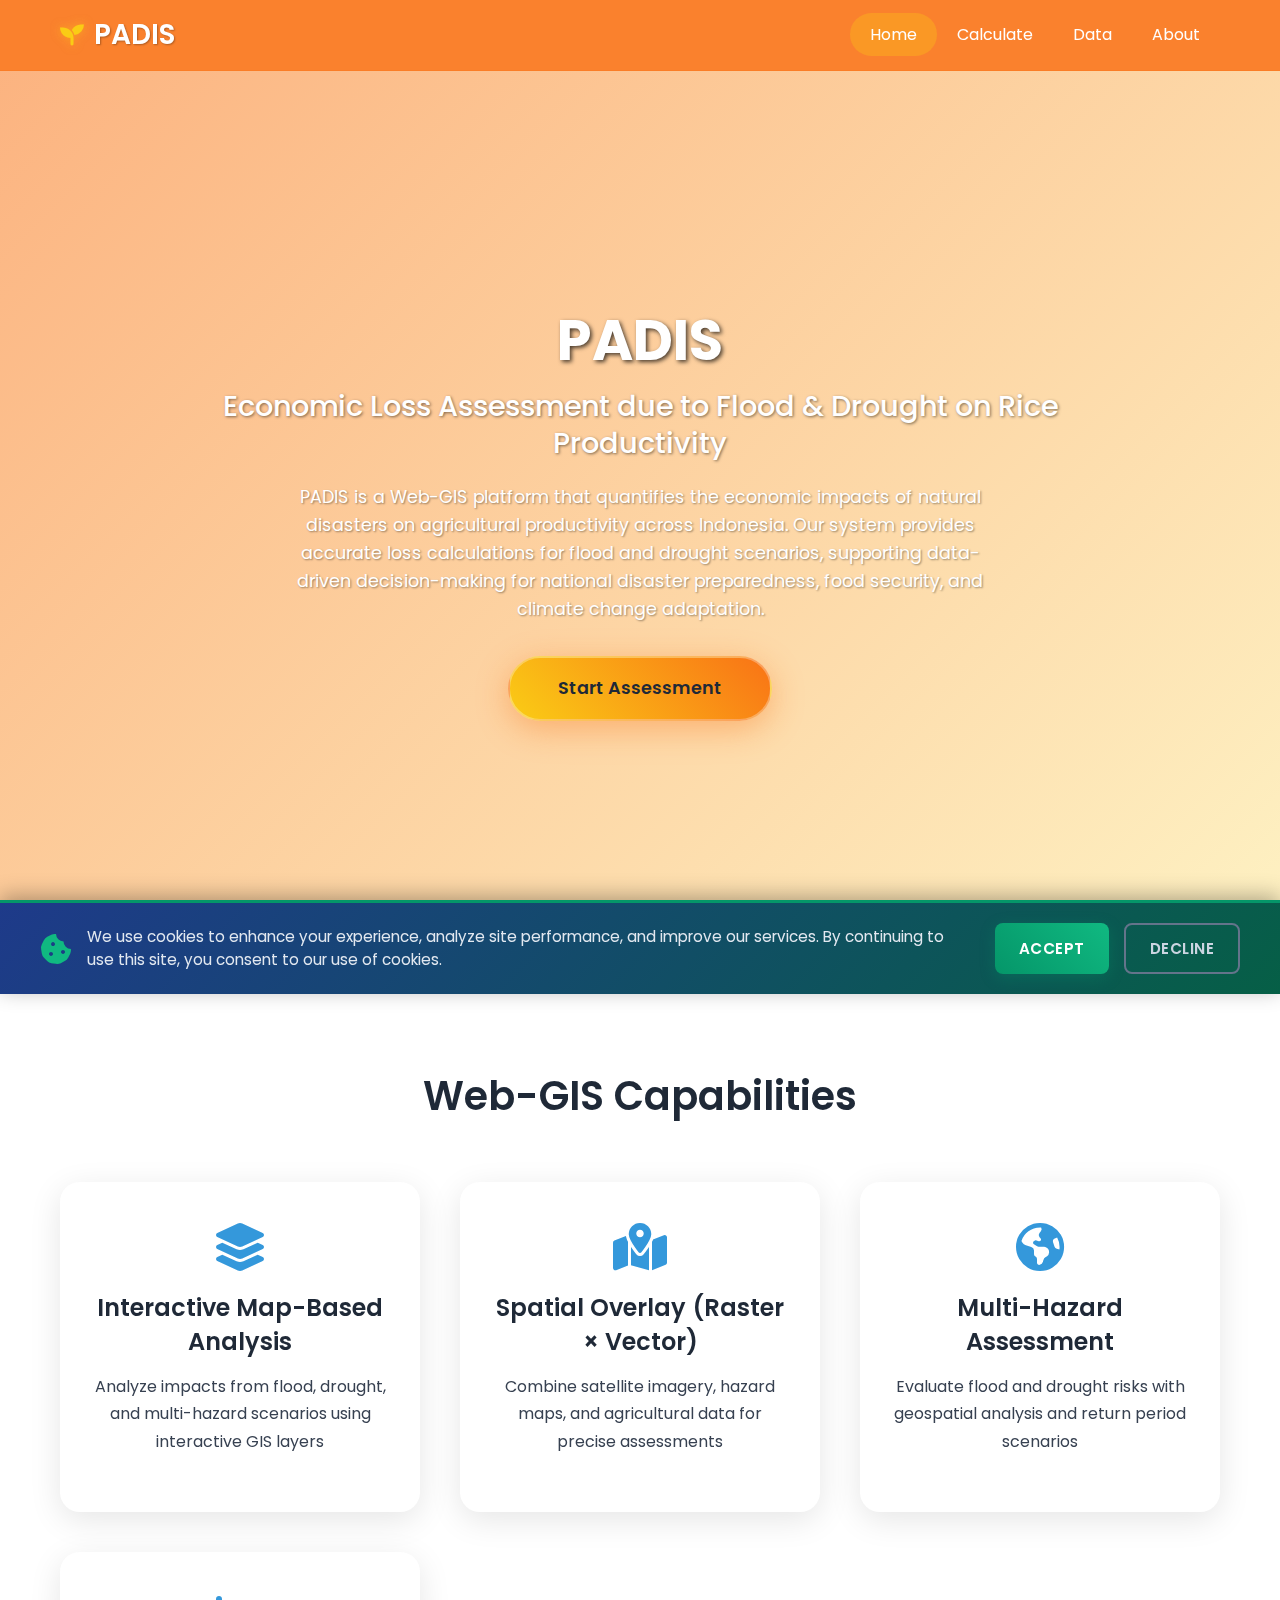
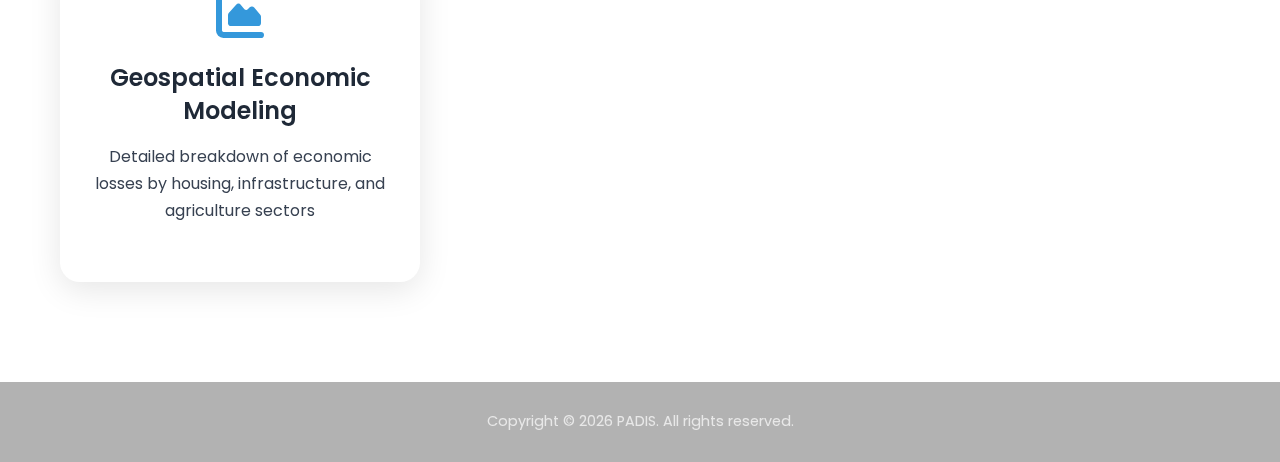
<file: index.html>
<!DOCTYPE html>
<html lang="en">
<head>
    <meta charset="UTF-8">
    <meta name="viewport" content="width=device-width, initial-scale=1.0">
    <title>PADIS - Economic Loss Assessment System for Flood and Drought Impacts on Rice Productivity</title>
    <!-- Google Fonts -->
    <link href="https://fonts.googleapis.com/css2?family=Poppins:wght@300;400;600&display=swap" rel="stylesheet">
    <!-- Font Awesome -->
    <link rel="stylesheet" href="https://cdnjs.cloudflare.com/ajax/libs/font-awesome/6.0.0/css/all.min.css">
    <!-- Custom CSS -->
    <link rel="stylesheet" href="assets/css/style.css">
</head>
<body>
    <nav class="navbar">
        <div class="nav-container">
            <div class="nav-brand">
                <i class="fas fa-seedling"></i>
                <h2>PADIS</h2>
            </div>
            <ul class="nav-menu">
                <li class="nav-item active">
                    <a href="index.html">Home</a>
                </li>
                <li class="nav-item">
                    <a href="calculate.html">Calculate</a>
                </li>
                <li class="nav-item">
                    <a href="data.html">Data</a>
                </li>
                <li class="nav-item">
                    <a href="about.html">About</a>
                </li>
            </ul>
        </div>
    </nav>

    <main class="home-main">
        <section class="hero">
            <div class="hero-content">
                <h1>PADIS</h1>
                <h2>Economic Loss Assessment due to Flood & Drought on Rice Productivity</h2>
                <p>PADIS is a Web-GIS platform that quantifies the economic impacts of natural disasters on agricultural productivity across Indonesia. Our system provides accurate loss calculations for flood and drought scenarios, supporting data-driven decision-making for national disaster preparedness, food security, and climate change adaptation.</p>
                <a href="calculate.html" class="cta-button">Start Assessment</a>
            </div>
        </section>

        <section class="features">
            <div class="container">
                <h2>Web-GIS Capabilities</h2>
                <div class="features-grid">
                    <div class="feature-card">
                        <i class="fas fa-layer-group"></i>
                        <h3>Interactive Map-Based Analysis</h3>
                        <p>Analyze impacts from flood, drought, and multi-hazard scenarios using interactive GIS layers</p>
                    </div>
                    <div class="feature-card">
                        <i class="fas fa-map-marked-alt"></i>
                        <h3>Spatial Overlay (Raster × Vector)</h3>
                        <p>Combine satellite imagery, hazard maps, and agricultural data for precise assessments</p>
                    </div>
                    <div class="feature-card">
                        <i class="fas fa-globe-americas"></i>
                        <h3>Multi-Hazard Assessment</h3>
                        <p>Evaluate flood and drought risks with geospatial analysis and return period scenarios</p>
                    </div>
                    <div class="feature-card">
                        <i class="fas fa-chart-area"></i>
                        <h3>Geospatial Economic Modeling</h3>
                        <p>Detailed breakdown of economic losses by housing, infrastructure, and agriculture sectors</p>
                    </div>
                </div>
            </div>
        </section>
    </main>

    <!-- Cookie Consent Banner -->
    <div id="cookie-banner" class="cookie-banner">
        <div class="cookie-banner-content">
            <div class="cookie-banner-text">
                <i class="fas fa-cookie-bite"></i>
                <p>We use cookies to enhance your experience, analyze site performance, and improve our services. By continuing to use this site, you consent to our use of cookies.</p>
            </div>
            <div class="cookie-banner-buttons">
                <button id="accept-cookies" class="cookie-btn cookie-btn-accept">Accept</button>
                <button id="decline-cookies" class="cookie-btn cookie-btn-decline">Decline</button>
            </div>
        </div>
    </div>

    <footer class="footer">
        <p>Copyright © 2026 PADIS. All rights reserved.</p>
    </footer>
</body>
</html>
</file>
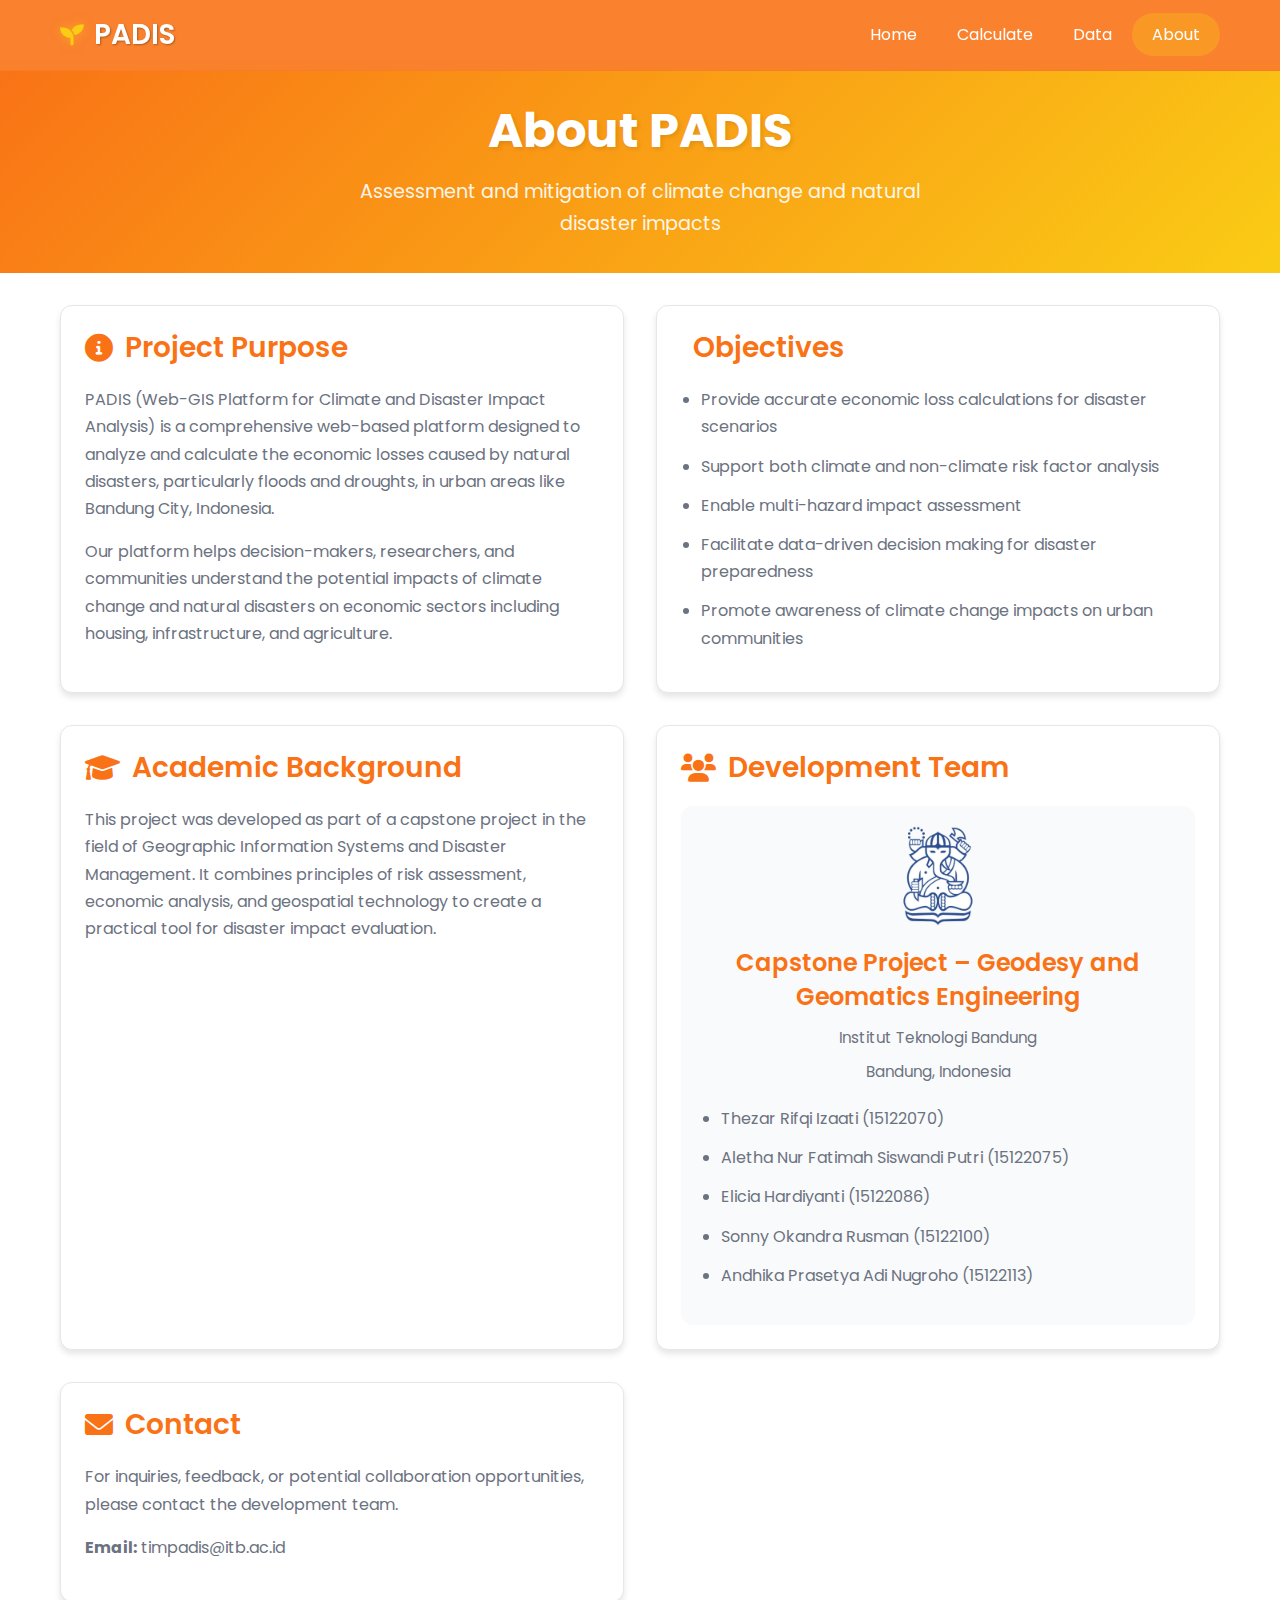
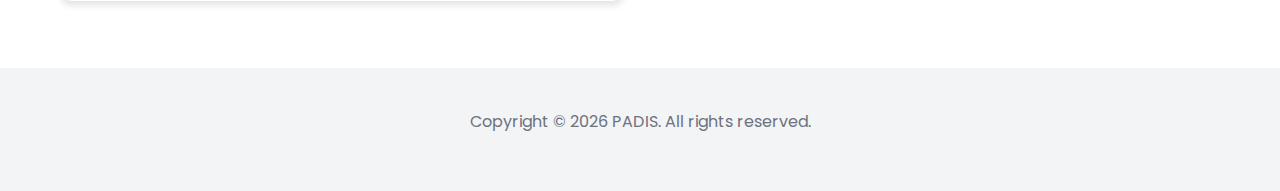
<file: about.html>
<!DOCTYPE html>
<html lang="en">
<head>
    <meta charset="UTF-8">
    <meta name="viewport" content="width=device-width, initial-scale=1.0">
    <title>About - PADIS</title>
    <!-- Google Fonts -->
    <link href="https://fonts.googleapis.com/css2?family=Poppins:wght@300;400;600&display=swap" rel="stylesheet">
    <!-- Font Awesome -->
    <link rel="stylesheet" href="https://cdnjs.cloudflare.com/ajax/libs/font-awesome/6.0.0/css/all.min.css">
    <!-- Custom CSS -->
    <link rel="stylesheet" href="assets/css/style.css">
</head>
<body>
    <nav class="navbar">
        <div class="nav-container">
            <div class="nav-brand">
                <i class="fas fa-seedling"></i>
                <h2>PADIS</h2>
            </div>
            <ul class="nav-menu">
                <li class="nav-item">
                    <a href="index.html">Home</a>
                </li>
                <li class="nav-item">
                    <a href="calculate.html">Calculate</a>
                </li>
                <li class="nav-item">
                    <a href="data.html">Data</a>
                </li>
                <li class="nav-item active">
                    <a href="about.html">About</a>
                </li>
            </ul>
        </div>
    </nav>

    <main class="about-main">
        <section class="about-hero">
            <div class="container">
                <h1>About PADIS</h1>
                <p>Assessment and mitigation of climate change and natural disaster impacts</p>
            </div>
        </section>

        <section class="about-content">
            <div class="container">
                <div class="about-grid">
                    <div class="about-section">
                        <h2><i class="fas fa-info-circle"></i> Project Purpose</h2>
                        <p>PADIS (Web-GIS Platform for Climate and Disaster Impact Analysis) is a comprehensive web-based platform designed to analyze and calculate the economic losses caused by natural disasters, particularly floods and droughts, in urban areas like Bandung City, Indonesia.</p>
                        <p>Our platform helps decision-makers, researchers, and communities understand the potential impacts of climate change and natural disasters on economic sectors including housing, infrastructure, and agriculture.</p>
                    </div>

                    <div class="about-section">
                        <h2><i class="fas fa-target"></i> Objectives</h2>
                        <ul>
                            <li>Provide accurate economic loss calculations for disaster scenarios</li>
                            <li>Support both climate and non-climate risk factor analysis</li>
                            <li>Enable multi-hazard impact assessment</li>
                            <li>Facilitate data-driven decision making for disaster preparedness</li>
                            <li>Promote awareness of climate change impacts on urban communities</li>
                        </ul>
                    </div>

                    <div class="about-section">
                        <h2><i class="fas fa-graduation-cap"></i> Academic Background</h2>
                        <p>This project was developed as part of a capstone project in the field of Geographic Information Systems and Disaster Management. It combines principles of risk assessment, economic analysis, and geospatial technology to create a practical tool for disaster impact evaluation.</p>
                    </div>

                    <div class="about-section">
                        <h2><i class="fas fa-users"></i> Development Team</h2>
                        <div class="creator-info">
                            <img src="assets/images/itb-logo.png" alt="ITB Logo" style="width: 100px; height: auto; display: block; margin: 0 auto 20px;">
                            <h3>Capstone Project – Geodesy and Geomatics Engineering</h3>
                            <p>Institut Teknologi Bandung</p>
                            <p>Bandung, Indonesia</p>
                            <ul style="text-align: left; margin-top: 20px;">
                                <li>Thezar Rifqi Izaati (15122070)</li>
                                <li>Aletha Nur Fatimah Siswandi Putri (15122075)</li>
                                <li>Elicia Hardiyanti (15122086)</li>
                                <li>Sonny Okandra Rusman (15122100)</li>
                                <li>Andhika Prasetya Adi Nugroho (15122113)</li>
                            </ul>
                        </div>
                    </div>

                    <div class="about-section">
                        <h2><i class="fas fa-envelope"></i> Contact</h2>
                        <p>For inquiries, feedback, or potential collaboration opportunities, please contact the development team.</p>
                        <p><strong>Email:</strong> timpadis@itb.ac.id</p>
                    </div>
                </div>
            </div>
        </section>
    </main>

    <footer class="credits-footer">
        <div class="container">
            <p style="text-align: center;">Copyright © 2026 PADIS. All rights reserved.</p>
        </div>
    </footer>
</body>
</html>
</file>
<file: assets/css/style.css>
/* CSS Variables */
:root {
    --primary-color: #F97316; /* Orange - main accent */
    --secondary-color: #FACC15; /* Yellow - highlight */
    --text-primary: #1F2937; /* Primary text - dark */
    --text-secondary: #374151; /* Secondary text - medium dark */
    --text-muted: #6B7280; /* Muted text - gray */
    --text-light: #FFFFFF; /* Light text - white */
    --background: #FFFFFF; /* White background */
    --light-bg: #F9FAFB; /* Light background */
    --border-color: #E5E7EB; /* Border */
    --shadow: 0 4px 6px rgba(0, 0, 0, 0.1);
    --shadow-hover: 0 8px 25px rgba(0, 0, 0, 0.15);
    --border-radius: 12px;
    --spacing-xs: 8px;
    --spacing-sm: 12px;
    --spacing-md: 16px;
    --spacing-lg: 20px;
    --spacing-xl: 24px;
    --spacing-xxl: 32px;
    --font-heading: 'Poppins', sans-serif;
    --font-body: 'Poppins', sans-serif;
}

/* Reset and Base Styles */
* {
    margin: 0;
    padding: 0;
    box-sizing: border-box;
}

body {
    font-family: var(--font-body);
    line-height: 1.7;
    color: var(--text-primary);
    background: var(--background);
    min-height: 100vh;
    overflow-x: hidden;
    display: flex;
    flex-direction: column;
}

/* Typography Hierarchy */
h1 {
    font-family: var(--font-heading);
    font-size: 2.5rem; /* ~40px */
    font-weight: 700;
    line-height: 1.2;
    margin-bottom: var(--spacing-lg);
    color: var(--text-primary);
}

h2 {
    font-family: var(--font-heading);
    font-size: 1.75rem; /* ~28px */
    font-weight: 600;
    line-height: 1.3;
    margin-bottom: var(--spacing-md);
    color: var(--text-primary);
}

h3 {
    font-family: var(--font-heading);
    font-size: 1.5rem;
    font-weight: 600;
    line-height: 1.4;
    margin-bottom: var(--spacing-sm);
    color: var(--text-primary);
}

h4 {
    font-family: var(--font-heading);
    font-size: 1.25rem;
    font-weight: 600;
    line-height: 1.4;
    margin-bottom: var(--spacing-sm);
    color: var(--text-primary);
}

p {
    font-family: var(--font-body);
    font-size: 1rem; /* ~16px */
    line-height: 1.7;
    margin-bottom: var(--spacing-md);
    color: var(--text-muted);
}

.form-group label {
    font-size: 0.875rem; /* ~14px */
}

.container {
    max-width: 1200px;
    margin: 0 auto;
    padding: 0 20px;
}

/* Navigation */
.navbar {
    position: fixed;
    top: 0;
    width: 100%;
    background: rgba(249, 115, 22, 0.9);
    backdrop-filter: blur(20px);
    border-bottom: 1px solid rgba(249, 115, 22, 0.3);
    z-index: 1000;
    transition: all 0.3s ease;
}

.nav-container {
    max-width: 1200px;
    margin: 0 auto;
    padding: 0 20px;
    display: flex;
    justify-content: space-between;
    align-items: center;
    height: 70px;
}

.nav-brand {
    display: flex;
    align-items: center;
    gap: 10px;
}

.nav-brand i {
    font-size: 1.5rem;
    color: #FACC15;
    filter: drop-shadow(0 0 5px rgba(250, 204, 21, 0.5));
}

.nav-brand h2 {
    color: white;
    font-weight: 600;
    margin: 0;
    text-shadow: 1px 1px 2px rgba(0, 0, 0, 0.3);
}

.nav-menu {
    display: flex;
    list-style: none;
}

.nav-item a {
    color: white;
    text-decoration: none;
    padding: 10px 20px;
    border-radius: 25px;
    transition: all 0.3s ease;
    font-weight: 400;
}

.nav-item.active a,
.nav-item a:hover {
    background: rgba(250, 204, 21, 0.3);
    transform: translateY(-2px);
}

/* Main Header - Ensure it stays on top of map controls */
.main-header {
    position: fixed;
    z-index: 10000;
}

/* Home Page */
.home-main {
    padding-top: 70px;
    flex: 1;
}

.hero {
    height: 100vh;
    display: flex;
    align-items: center;
    justify-content: center;
    text-align: center;
    position: relative;
    background: url('https://images.unsplash.com/photo-1578662996442-48f60103fc96?ixlib=rb-4.0.3&auto=format&fit=crop&w=2070&q=80') center/cover no-repeat;
}

.hero::before {
    content: '';
    position: absolute;
    top: 0;
    left: 0;
    right: 0;
    bottom: 0;
    background: linear-gradient(135deg, rgba(249, 116, 22, 0.546), rgba(250, 204, 21, 0.253));
    z-index: 1;
}

.hero-content {
    position: relative;
    z-index: 2;
    max-width: 900px;
    padding: 0 var(--spacing-md);
    animation: fadeInUp 1s ease-out;
}

.hero h1 {
    font-size: 3.5rem;
    font-weight: 700;
    color: white;
    margin-bottom: var(--spacing-md);
    text-shadow: 2px 2px 4px rgba(0,0,0,0.7);
    line-height: 1.1;
}

.hero h2 {
    font-size: 1.8rem;
    font-weight: 500;
    color: white;
    margin-bottom: var(--spacing-lg);
    line-height: 1.3;
    text-shadow: 1px 1px 3px rgba(0,0,0,0.5);
}

.hero p {
    font-size: 1.1rem;
    color: white;
    margin-bottom: var(--spacing-xxl);
    max-width: 700px;
    margin-left: auto;
    margin-right: auto;
    line-height: 1.6;
    text-shadow: 1px 1px 2px rgba(0,0,0,0.4);
}

.cta-button {
    display: inline-block;
    background: linear-gradient(45deg, var(--secondary-color), var(--primary-color));
    color: var(--text-primary);
    padding: 16px 48px;
    border-radius: 50px;
    text-decoration: none;
    font-weight: 600;
    font-size: 1.1rem;
    transition: all 0.3s ease;
    box-shadow: 0 8px 32px rgba(249, 115, 22, 0.4);
    border: 2px solid rgba(255, 255, 255, 0.3);
    position: relative;
    overflow: hidden;
}

.cta-button::before {
    content: '';
    position: absolute;
    top: 0;
    left: -100%;
    width: 100%;
    height: 100%;
    background: linear-gradient(90deg, transparent, rgba(255,255,255,0.2), transparent);
    transition: left 0.5s;
}

.cta-button:hover::before {
    left: 100%;
}

.cta-button:hover {
    transform: translateY(-3px);
    box-shadow: 0 12px 40px rgba(249, 115, 22, 0.5);
}

/* Features Section */
.features {
    padding: 100px 0;
    background: rgba(255, 255, 255, 0.05);
    backdrop-filter: blur(10px);
}

.features h2 {
    text-align: center;
    font-size: 2.5rem;
    color: var(--text-primary);
    margin-bottom: 60px;
    font-weight: 600;
}

.features-grid {
    display: grid;
    grid-template-columns: repeat(auto-fit, minmax(300px, 1fr));
    gap: 40px;
}

.feature-card {
    background: rgba(255, 255, 255, 0.1);
    backdrop-filter: blur(20px);
    border: 1px solid rgba(255, 255, 255, 0.2);
    border-radius: 20px;
    padding: 40px 30px;
    text-align: center;
    transition: all 0.3s ease;
    box-shadow: 0 8px 32px rgba(0, 0, 0, 0.1);
}

.feature-card:hover {
    transform: translateY(-10px);
    box-shadow: 0 20px 60px rgba(0, 0, 0, 0.2);
}

.feature-card i {
    font-size: 3rem;
    color: #3498db;
    margin-bottom: 20px;
}

.feature-card h3 {
    font-size: 1.5rem;
    color: var(--text-primary);
    margin-bottom: 15px;
    font-weight: 600;
}

.feature-card p {
    color: var(--text-secondary);
    font-size: 1rem;
}

/* Footer */
.footer {
    display: flex;
    justify-content: center;
    align-items: center;
    height: 80px;
    background: rgba(0, 0, 0, 0.3);
    backdrop-filter: blur(10px);
}

.footer p {
    color: rgba(255, 255, 255, 0.7);
    font-size: 0.9rem;
    margin: 0;
}

/* Calculate Page */
.app-container {
    display: grid;
    grid-template-columns: 1fr 1fr;
    min-height: 100vh;
    padding-top: 70px;
    gap: 20px;
}

.form-section {
    padding: 40px;
    background: rgba(255, 255, 255, 0.05);
    backdrop-filter: blur(20px);
    overflow-y: auto;
    height: 100vh;
}

.map-wrapper {
    position: relative;
    background: rgba(255, 255, 255, 0.05);
    height: 100vh;
    padding: 20px;
}

.map-title {
    text-align: center;
    margin-bottom: 15px;
    color: var(--text-primary);
    font-weight: 600;
}

.map-container {
    position: relative;
    height: calc(100% - 60px);
}

#map {
    height: 100%;
    width: 100%;
    border: 2px solid #F3F4F6;
    border-radius: 15px;
    box-shadow: 0 8px 32px rgba(0, 0, 0, 0.1);
}

/* Cards */
.card {
    background: white;
    border: 2px solid #F3F4F6;
    border-radius: 15px;
    padding: 25px;
    margin-bottom: 25px;
    box-shadow: 0 4px 20px rgba(0, 0, 0, 0.1);
    transition: all 0.3s ease;
}

.card:hover {
    transform: translateY(-3px);
    box-shadow: 0 8px 30px rgba(0, 0, 0, 0.15);
    border-color: #F97316;
}

.section-title {
    font-size: 1.4rem;
    font-weight: 600;
    color: #1F2937;
    margin-bottom: 20px;
    display: flex;
    align-items: center;
}

.section-title i {
    margin-right: 10px;
    color: #F97316;
}

/* Form Elements */
.form-group {
    margin-bottom: var(--spacing-lg);
}

.form-group label {
    display: block;
    font-weight: 500;
    color: var(--text-primary);
    margin-bottom: var(--spacing-xs);
    font-size: 0.95rem;
}

.input-group {
    position: relative;
}

.input-group i {
    position: absolute;
    left: var(--spacing-md);
    top: 50%;
    transform: translateY(-50%);
    color: var(--primary-color);
    z-index: 1;
}

.input-group select,
.input-group input {
    width: 100%;
    padding: var(--spacing-sm) var(--spacing-md) var(--spacing-sm) 44px;
    border: 2px solid var(--border-color);
    border-radius: var(--border-radius);
    background: var(--background);
    color: var(--text-primary);
    font-size: 1rem;
    font-family: var(--font-body);
    transition: all 0.3s ease;
    position: relative;
}

.input-group select:focus,
.input-group input:focus {
    outline: none;
    border-color: var(--primary-color);
    box-shadow: 0 0 0 3px rgba(249, 115, 22, 0.1);
}

.input-group input:disabled {
    background: var(--light-bg);
    color: var(--text-muted);
    cursor: not-allowed;
}

.helper-text {
    font-size: 0.85rem;
    color: var(--text-muted);
    margin-top: var(--spacing-xs);
    font-style: italic;
}

/* Button Group */
.button-group {
    display: flex;
    gap: 15px;
    margin-top: var(--spacing-lg);
}

.button-group .btn-select-area {
    flex: 1;
    max-width: 200px;
}

.button-group button[type="submit"] {
    flex: 2;
}

/* Buttons */
button[type="submit"] {
    width: 100%;
    padding: var(--spacing-md) var(--spacing-lg);
    background: linear-gradient(45deg, var(--primary-color), var(--secondary-color));
    color: var(--background);
    border: none;
    border-radius: var(--border-radius);
    font-size: 1.1rem;
    font-weight: 600;
    font-family: var(--font-body);
    cursor: pointer;
    transition: all 0.3s ease;
    box-shadow: 0 4px 15px rgba(249, 115, 22, 0.3);
    position: relative;
    overflow: hidden;
}

button[type="submit"]:hover {
    transform: translateY(-2px);
    box-shadow: 0 8px 25px rgba(249, 115, 22, 0.4);
}

button[type="submit"]:active {
    transform: translateY(0);
}

button[type="submit"]:disabled {
    opacity: 0.6;
    cursor: not-allowed;
    transform: none;
}

/* Loading */
.loading {
    text-align: center;
    padding: 40px;
    display: none;
}

.spinner {
    width: 50px;
    height: 50px;
    border: 4px solid rgba(255, 255, 255, 0.2);
    border-top: 4px solid #3498db;
    border-radius: 50%;
    animation: spin 1s linear infinite;
    margin: 0 auto 20px;
}

@keyframes spin {
    0% { transform: rotate(0deg); }
    100% { transform: rotate(360deg); }
}

/* Results */
.results {
    display: none;
    animation: fadeIn 0.5s ease-out;
}

@keyframes fadeIn {
    from { opacity: 0; transform: translateY(20px); }
    to { opacity: 1; transform: translateY(0); }
}

.total-loss-card {
    background: linear-gradient(45deg, var(--primary-color), var(--secondary-color));
    color: white;
    text-align: center;
    padding: 40px 30px;
    border-radius: 20px;
    margin-bottom: 30px;
    box-shadow: 0 10px 40px rgba(249, 115, 22, 0.3);
    animation: pulse 2s infinite;
}

@keyframes pulse {
    0% { transform: scale(1); }
    50% { transform: scale(1.02); }
    100% { transform: scale(1); }
}

.total-loss-card i {
    font-size: 3rem;
    margin-bottom: 15px;
    opacity: 0.8;
}

.total-loss-card h3 {
    font-size: 1.5rem;
    margin-bottom: 10px;
    font-weight: 600;
}

.total-loss-amount {
    font-size: 2.5rem;
    font-weight: 700;
    text-shadow: 2px 2px 4px rgba(0,0,0,0.3);
}

/* Sector Charts */
.sector-chart {
    display: flex;
    flex-direction: column;
    gap: 20px;
}

.sector-bar {
    display: flex;
    align-items: center;
    gap: 15px;
}

.bar-container {
    flex: 1;
    height: 30px;
    background: #F3F4F6;
    border-radius: 15px;
    overflow: hidden;
}

.bar-fill {
    height: 100%;
    background: linear-gradient(45deg, #F97316, #FACC15);
    border-radius: 15px;
    transition: width 1s ease-out;
    width: 0%;
}

.bar-fill.infrastructure {
    background: linear-gradient(45deg, #F97316, #FACC15);
}

.bar-fill.agriculture {
    background: linear-gradient(45deg, #F97316, #FACC15);
}

.bar-label {
    min-width: 100px;
    font-weight: 500;
    color: #1F2937;
}

.bar-value {
    min-width: 120px;
    text-align: right;
    font-weight: 600;
    color: #1F2937;
}

/* Map Header */
.map-header {
    position: relative;
    background: rgba(255, 255, 255, 0.9);
    backdrop-filter: blur(20px);
    border-radius: 15px;
    padding: 20px;
    margin: 20px;
    box-shadow: 0 8px 32px rgba(0, 0, 0, 0.1);
}

/* Select Area Button */
.btn-select-area {
    display: inline-block;
    background: linear-gradient(45deg, var(--primary-color), var(--secondary-color));
    color: var(--text-light);
    border: none;
    border-radius: 12px;
    padding: 0.75rem 1.5rem;
    font-size: 1rem;
    font-weight: 600;
    font-family: var(--font-body);
    cursor: pointer;
    transition: all 0.3s ease;
    box-shadow: 0 4px 15px rgba(249, 115, 22, 0.3);
    max-width: 250px;
    text-align: center;
}

.btn-select-area:hover {
    transform: translateY(-2px);
    box-shadow: 0 8px 25px rgba(249, 115, 22, 0.4);
}

.btn-select-area:active {
    transform: translateY(0);
}

.btn-select-area i {
    margin-right: 0.5rem;
}

/* Responsive Button */
@media (max-width: 768px) {
    .btn-select-area {
        width: 100%;
        max-width: none;
        padding: 0.75rem 1rem;
        font-size: 0.9rem;
    }
}

@media (max-width: 480px) {
    .btn-select-area {
        padding: 0.5rem 0.75rem;
        font-size: 0.85rem;
    }
}

.map-header h3 {
    color: #333;
    font-size: 1.2rem;
    font-weight: 600;
    margin: 0;
    display: flex;
    align-items: center;
}

.map-header h3 i {
    margin-right: 10px;
    color: #3498db;
}

/* Legend */
.legend {
    position: absolute;
    bottom: 16px;
    right: 16px;
    background: rgba(255, 255, 255, 0.95);
    border-radius: 8px;
    padding: 16px;
    box-shadow: 0 4px 12px rgba(0, 0, 0, 0.15);
    max-width: 250px;
    z-index: 1000;
}

.legend h4 {
    color: #333;
    font-size: 1rem;
    font-weight: 600;
    margin-bottom: 15px;
    text-align: center;
}

.legend-item {
    display: flex;
    align-items: center;
    margin-bottom: 10px;
}

.legend-color {
    width: 20px;
    height: 20px;
    border-radius: 50%;
    margin-right: 10px;
    border: 2px solid rgba(0, 0, 0, 0.1);
}

.legend-item span {
    font-size: 0.9rem;
    color: #333;
    font-weight: 500;
}

/* Step Indicators */
.step-indicator {
    display: flex;
    justify-content: center;
    margin-bottom: 30px;
}

.step {
    display: flex;
    align-items: center;
    margin: 0 20px;
    opacity: 0.5;
    transition: opacity 0.3s ease;
}

.step.active {
    opacity: 1;
}

.step::before {
    content: '';
    width: 30px;
    height: 30px;
    border-radius: 50%;
    background: #F3F4F6;
    display: flex;
    align-items: center;
    justify-content: center;
    margin-right: 10px;
    font-weight: 600;
    color: #1F2937;
}

.step.active::before {
    background: #F97316;
}

.step:nth-child(1)::before { content: '1'; }
.step:nth-child(2)::before { content: '2'; }
.step:nth-child(3)::before { content: '3'; }
.step:nth-child(4)::before { content: '4'; }

/* Animations */
@keyframes fadeInUp {
    from {
        opacity: 0;
        transform: translateY(30px);
    }
    to {
        opacity: 1;
        transform: translateY(0);
    }
}

/* Responsive Design */
@media (max-width: 768px) {
    .app-container {
        grid-template-columns: 1fr;
        grid-template-rows: auto auto;
    }

    .form-section {
        height: auto;
        max-height: none;
    }

    .map-wrapper {
        height: auto;
        min-height: 400px;
    }

    #map {
        height: 400px;
    }

    .map-title {
        text-align: left;
    }

    .legend {
        bottom: 16px;
        right: auto;
        left: 50%;
        transform: translateX(-50%);
    }

    .hero h1 {
        font-size: 2.5rem;
    }

    .hero h2 {
        font-size: 1.5rem;
    }

    .features-grid {
        grid-template-columns: 1fr;
    }

    .nav-menu {
        display: none; /* Could add mobile menu later */
    }

    .map-header {
        position: static;
        margin: 10px;
    }
}

@media (max-width: 480px) {
    .hero h1 {
        font-size: 2rem;
    }

    .hero h2 {
        font-size: 1.2rem;
    }

    .hero p {
        font-size: 1rem;
    }

    .card {
        padding: 20px;
    }

    .section-title {
        font-size: 1.2rem;
    }
}

/* Academic Header */
.academic-header {
    background: linear-gradient(135deg, #F97316, #FACC15);
    color: white;
    padding: 30px 0;
    text-align: center;
    box-shadow: 0 4px 20px rgba(249, 115, 22, 0.3);
}

.academic-header h1 {
    font-size: 2.5rem;
    font-weight: 700;
    margin-bottom: 10px;
    text-shadow: 2px 2px 4px rgba(0,0,0,0.3);
}

.academic-header h2 {
    font-size: 1.5rem;
    font-weight: 500;
    margin-bottom: 15px;
    line-height: 1.4;
}

.academic-header p {
    font-size: 1rem;
    opacity: 0.9;
    line-height: 1.6;
}

/* Credits Footer */
.credits-footer {
    background: #F3F4F6;
    padding: 40px 0;
    border-top: 2px solid #FFFFFF;
}

.credits-footer h4 {
    color: #1F2937;
    font-size: 1.2rem;
    font-weight: 600;
    margin-bottom: 20px;
    text-align: center;
}

.credits-footer ul {
    list-style: none;
    padding: 0;
    margin: 0;
    text-align: center;
}

.credits-footer li {
    color: #6B7280;
    font-size: 0.95rem;
    margin-bottom: 8px;
    font-weight: 500;
}

/* Site Footer */
.site-footer {
    position: absolute;
    bottom: 0;
    left: 0;
    right: 0;
    background: rgba(249, 115, 22, 0.05);
    border-top: 1px solid rgba(249, 115, 22, 0.1);
    padding: 20px 0;
    font-size: 0.9rem;
}

.footer-content {
    max-width: 1200px;
    margin: 0 auto;
    padding: 0 20px;
    display: flex;
    justify-content: space-between;
    align-items: center;
    flex-wrap: wrap;
    gap: 20px;
}

.footer-section {
    flex: 1;
    min-width: 200px;
    text-align: center;
}

.footer-institution {
    color: var(--text-muted);
    font-weight: 500;
    margin: 0;
    text-transform: uppercase;
    letter-spacing: 0.5px;
}

.footer-heading {
    color: var(--text-secondary);
    font-size: 0.85rem;
    font-weight: 600;
    margin: 0 0 10px 0;
    text-transform: uppercase;
    letter-spacing: 0.5px;
}

.developer-list {
    display: flex;
    flex-direction: column;
    gap: 5px;
}

.developer-list span {
    color: var(--text-muted);
    font-size: 0.8rem;
}

.developer-list small {
    color: var(--text-secondary);
    font-weight: 400;
}

@media (max-width: 768px) {
    .footer-content {
        flex-direction: column;
        text-align: center;
    }

    .developer-list {
        align-items: center;
    }
}

/* Map Section Enhancements */
#map {
    border: 2px solid #F3F4F6;
    border-radius: 15px;
    box-shadow: 0 8px 32px rgba(0, 0, 0, 0.1);
}

/* Hazard Colors */
.flood-accent { background-color: #3498db; }
.drought-accent { background-color: #e67e22; }
.multi-accent { background-color: #FACC15; }

/* About Page Styles */
.about-main {
    padding-top: 70px;
    flex: 1;
}

.about-hero {
    background: linear-gradient(135deg, var(--primary-color) 0%, var(--secondary-color) 100%);
    color: white;
    padding: var(--spacing-xxl) 0;
    text-align: center;
}

.about-hero h1 {
    font-size: 3rem;
    font-weight: 700;
    margin-bottom: var(--spacing-md);
    text-shadow: 2px 2px 4px rgba(0, 0, 0, 0.1);
    color: #ffffff;
}

.about-hero p {
    font-size: 1.2rem;
    opacity: 0.9;
    max-width: 600px;
    margin: 0 auto;
    color: #ffffff;
}

.about-content {
    padding: var(--spacing-xxl) 0;
    background: var(--background);
}

.about-grid {
    display: grid;
    grid-template-columns: repeat(auto-fit, minmax(500px, 1fr));
    gap: var(--spacing-xxl);
    margin-bottom: var(--spacing-xxl);
}

.about-section {
    background: var(--background);
    padding: var(--spacing-xl);
    border-radius: var(--border-radius);
    box-shadow: var(--shadow);
    border: 1px solid var(--border-color);
    transition: all 0.3s ease;
}

.about-section:hover {
    transform: translateY(-5px);
    box-shadow: var(--shadow-hover);
}

.about-section h2 {
    color: var(--primary-color);
    margin-bottom: var(--spacing-lg);
    display: flex;
    align-items: center;
    gap: var(--spacing-sm);
}

.about-section h2 i {
    color: var(--primary-color);
}

.about-section ul {
    padding-left: var(--spacing-lg);
    margin: var(--spacing-md) 0;
}

.about-section li {
    margin-bottom: var(--spacing-sm);
    color: var(--text-muted);
}

.creator-info {
    text-align: center;
    padding: var(--spacing-lg);
    background: var(--light-bg);
    border-radius: var(--border-radius);
    margin-top: var(--spacing-md);
}

.creator-info h3 {
    color: var(--primary-color);
    margin-bottom: var(--spacing-sm);
}

.creator-info p {
    color: var(--text-muted);
    margin-bottom: var(--spacing-xs);
    font-size: 0.95rem;
}

/* Error message styling */
.error-message {
    color: #dc3545;
    font-size: 0.85rem;
    margin-top: 0.25rem;
    display: none;
}

/* Button sizing for calculate page */
.btn-select-area {
    padding: 0.5rem 1rem !important;
    font-size: 0.9rem !important;
    max-width: 180px !important;
}

/* Data Page Styles */
.dashboard-container {
    display: flex;
    min-height: calc(100vh - 70px);
    padding-top: 70px;
}

.filter-panel {
    width: 300px;
    background: rgba(255, 255, 255, 0.95);
    backdrop-filter: blur(20px);
    border-right: 1px solid var(--border-color);
    padding: var(--spacing-lg);
    overflow-y: auto;
}

.filter-header {
    margin-bottom: var(--spacing-lg);
    padding-bottom: var(--spacing-md);
    border-bottom: 2px solid var(--primary-color);
}

.filter-header h2 {
    color: var(--primary-color);
    font-size: 1.25rem;
    margin: 0;
}

.filter-content {
    display: flex;
    flex-direction: column;
    gap: var(--spacing-lg);
}

.dashboard-content {
    flex: 1;
    padding: var(--spacing-xl);
    overflow-y: auto;
}

.dashboard-header {
    text-align: center;
    margin-bottom: var(--spacing-xl);
}

.dashboard-header h1 {
    color: var(--text-primary);
    margin-bottom: var(--spacing-sm);
}

.dashboard-header .subtitle {
    color: var(--text-muted);
    font-size: 1.1rem;
}

/* Statistics Panel */
.stats-panel {
    display: grid;
    grid-template-columns: repeat(auto-fit, minmax(200px, 1fr));
    gap: var(--spacing-lg);
    margin-bottom: var(--spacing-xl);
}

.stat-card {
    background: white;
    border: 2px solid var(--border-color);
    border-radius: var(--border-radius);
    padding: var(--spacing-lg);
    display: flex;
    align-items: center;
    gap: var(--spacing-md);
    box-shadow: 0 4px 20px rgba(0, 0, 0, 0.1);
    transition: all 0.3s ease;
}

.stat-card:hover {
    transform: translateY(-3px);
    box-shadow: 0 8px 30px rgba(0, 0, 0, 0.15);
    border-color: var(--primary-color);
}

.stat-icon {
    width: 50px;
    height: 50px;
    background: linear-gradient(45deg, var(--primary-color), var(--secondary-color));
    border-radius: 50%;
    display: flex;
    align-items: center;
    justify-content: center;
    color: white;
    font-size: 1.25rem;
}

.stat-content {
    flex: 1;
}

.stat-value {
    font-size: 1.75rem;
    font-weight: 700;
    color: var(--primary-color);
    margin-bottom: 2px;
}

.stat-label {
    font-size: 0.9rem;
    color: var(--text-muted);
    text-transform: uppercase;
    letter-spacing: 0.5px;
}

/* Charts Grid */
.charts-grid {
    display: grid;
    grid-template-columns: repeat(auto-fit, minmax(400px, 1fr));
    gap: var(--spacing-lg);
    margin-bottom: var(--spacing-xl);
}

.chart-card {
    background: white;
    border: 2px solid var(--border-color);
    border-radius: var(--border-radius);
    box-shadow: 0 4px 20px rgba(0, 0, 0, 0.1);
    transition: all 0.3s ease;
    overflow: hidden;
}

.chart-card:hover {
    transform: translateY(-3px);
    box-shadow: 0 8px 30px rgba(0, 0, 0, 0.15);
    border-color: var(--primary-color);
}

.chart-header {
    padding: var(--spacing-md) var(--spacing-lg);
    background: var(--light-bg);
    border-bottom: 1px solid var(--border-color);
    display: flex;
    justify-content: space-between;
    align-items: center;
}

.chart-header h3 {
    margin: 0;
    color: var(--text-primary);
    font-size: 1.1rem;
}

.chart-controls {
    display: flex;
    gap: var(--spacing-sm);
}

.chart-type-select {
    padding: 4px 8px;
    border: 1px solid var(--border-color);
    border-radius: 4px;
    background: white;
    font-size: 0.85rem;
}

.chart-container {
    position: relative;
    height: 300px;
    padding: var(--spacing-md);
}

/* Table Card */
.table-card {
    background: white;
    border: 2px solid var(--border-color);
    border-radius: var(--border-radius);
    box-shadow: 0 4px 20px rgba(0, 0, 0, 0.1);
    overflow: hidden;
}

.table-header {
    padding: var(--spacing-md) var(--spacing-lg);
    background: var(--light-bg);
    border-bottom: 1px solid var(--border-color);
    display: flex;
    justify-content: space-between;
    align-items: center;
}

.table-header h3 {
    margin: 0;
    color: var(--text-primary);
    font-size: 1.1rem;
}

.table-controls {
    display: flex;
    gap: var(--spacing-sm);
}

/* Responsive Design for Dashboard */
@media (max-width: 1024px) {
    .dashboard-container {
        flex-direction: column;
    }

    .filter-panel {
        width: 100%;
        border-right: none;
        border-bottom: 1px solid var(--border-color);
        max-height: 300px;
    }

    .charts-grid {
        grid-template-columns: 1fr;
    }
}

@media (max-width: 768px) {
    .dashboard-content {
        padding: var(--spacing-md);
    }

    .stats-panel {
        grid-template-columns: repeat(2, 1fr);
    }

    .charts-grid {
        grid-template-columns: 1fr;
    }

    .chart-container {
        height: 250px;
    }
}

.filter-section {
    background: var(--light-bg);
    padding: var(--spacing-md);
    border-radius: var(--border-radius);
    border: 1px solid var(--border-color);
}

.filter-section h3 {
    margin-bottom: var(--spacing-sm);
    color: var(--text-primary);
    font-size: 1rem;
    font-weight: 600;
}

.checkbox-group, .radio-group {
    display: flex;
    flex-direction: column;
    gap: var(--spacing-xs);
}

.checkbox-label, .radio-label {
    display: flex;
    align-items: center;
    cursor: pointer;
    padding: var(--spacing-xs);
    border-radius: 6px;
    transition: background-color 0.2s ease;
}

.checkbox-label:hover, .radio-label:hover {
    background: rgba(249, 115, 22, 0.05);
}

.checkbox-label input, .radio-label input {
    position: absolute;
    opacity: 0;
    cursor: pointer;
}

.checkmark, .radiomark {
    height: 18px;
    width: 18px;
    background-color: #fff;
    border: 2px solid #ddd;
    border-radius: 3px;
    margin-right: var(--spacing-sm);
    position: relative;
    transition: all 0.2s ease;
}

.radiomark {
    border-radius: 50%;
}

.checkbox-label input:checked ~ .checkmark,
.radio-label input:checked ~ .radiomark {
    background-color: var(--primary-color);
    border-color: var(--primary-color);
}

.checkmark:after {
    content: "";
    position: absolute;
    display: none;
    left: 5px;
    top: 2px;
    width: 4px;
    height: 8px;
    border: solid white;
    border-width: 0 2px 2px 0;
    transform: rotate(45deg);
}

.checkbox-label input:checked ~ .checkmark:after {
    display: block;
}

.radiomark:after {
    content: "";
    position: absolute;
    display: none;
    left: 5px;
    top: 5px;
    width: 6px;
    height: 6px;
    border-radius: 50%;
    background: white;
}

.radio-label input:checked ~ .radiomark:after {
    display: block;
}

.filter-actions {
    display: flex;
    gap: var(--spacing-sm);
    justify-content: center;
    margin-top: var(--spacing-lg);
    padding-top: var(--spacing-md);
    border-top: 1px solid var(--border-color);
}

.btn-secondary, .btn-primary {
    padding: var(--spacing-sm) var(--spacing-lg);
    border: none;
    border-radius: var(--border-radius);
    font-size: 0.9rem;
    font-weight: 500;
    cursor: pointer;
    transition: all 0.3s ease;
}

.btn-secondary {
    background: var(--light-bg);
    color: var(--text-primary);
    border: 1px solid var(--border-color);
}

.btn-secondary:hover {
    background: #e5e7eb;
    transform: translateY(-1px);
}

.btn-primary {
    background: var(--primary-color);
    color: white;
}

.btn-primary:hover {
    background: #e9730f;
    transform: translateY(-1px);
}

.chart-container {
    position: relative;
    height: 400px;
    margin-bottom: var(--spacing-lg);
}

.chart-info {
    display: flex;
    justify-content: space-around;
    gap: var(--spacing-md);
    margin-bottom: var(--spacing-lg);
}

.info-item {
    text-align: center;
    padding: var(--spacing-sm);
    background: var(--light-bg);
    border-radius: var(--border-radius);
    border: 1px solid var(--border-color);
}

.info-label {
    display: block;
    font-size: 0.85rem;
    color: var(--text-muted);
    margin-bottom: var(--spacing-xs);
}

.info-value {
    display: block;
    font-size: 1.2rem;
    font-weight: 600;
    color: var(--primary-color);
}

.table-container {
    overflow-x: auto;
    border-radius: var(--border-radius);
    border: 1px solid var(--border-color);
}

#dataTable {
    width: 100%;
    border-collapse: collapse;
    background: white;
}

#dataTable th,
#dataTable td {
    padding: var(--spacing-sm) var(--spacing-md);
    text-align: left;
    border-bottom: 1px solid var(--border-color);
}

#dataTable th {
    background: var(--light-bg);
    font-weight: 600;
    color: var(--text-primary);
    position: sticky;
    top: 0;
}

#dataTable tbody tr:hover {
    background: rgba(249, 115, 22, 0.05);
}

#dataTable tbody tr:nth-child(even) {
    background: rgba(249, 115, 22, 0.02);
}

/* Responsive adjustments for data page */
@media (max-width: 768px) {
    .filter-grid {
        grid-template-columns: 1fr;
    }

    .chart-container {
        height: 300px;
    }

    .chart-info {
        flex-direction: column;
        gap: var(--spacing-sm);
    }

    .info-item {
        padding: var(--spacing-md);
    }
}

/* Cookie Consent Banner */
.cookie-banner {
    position: fixed;
    bottom: 0;
    left: 0;
    right: 0;
    background: linear-gradient(135deg, #1e3a8a 0%, #065f46 100%); /* Dark blue to dark green gradient */
    color: white;
    padding: 20px;
    box-shadow: 0 -4px 20px rgba(0, 0, 0, 0.3);
    z-index: 10000;
    transform: translateY(100%);
    transition: transform 0.5s ease-in-out;
    border-top: 3px solid #059669; /* Bright green accent */
}

.cookie-banner.show {
    transform: translateY(0);
}

.cookie-banner-content {
    max-width: 1200px;
    margin: 0 auto;
    display: flex;
    align-items: center;
    justify-content: space-between;
    gap: 20px;
    flex-wrap: wrap;
}

.cookie-banner-text {
    display: flex;
    align-items: center;
    gap: 15px;
    flex: 1;
    min-width: 300px;
}

.cookie-banner-text i {
    font-size: 2rem;
    color: #10b981; /* Bright green icon */
    flex-shrink: 0;
}

.cookie-banner-text p {
    margin: 0;
    font-size: 0.95rem;
    line-height: 1.5;
    color: #e2e8f0; /* Light gray text */
}

.cookie-banner-buttons {
    display: flex;
    gap: 15px;
    flex-shrink: 0;
}

.cookie-btn {
    padding: 12px 24px;
    border: none;
    border-radius: 8px;
    font-size: 0.95rem;
    font-weight: 600;
    cursor: pointer;
    transition: all 0.3s ease;
    font-family: var(--font-body);
    text-transform: uppercase;
    letter-spacing: 0.5px;
}

.cookie-btn-accept {
    background: linear-gradient(45deg, #059669, #10b981); /* Green gradient */
    color: white;
    box-shadow: 0 4px 15px rgba(5, 150, 105, 0.3);
}

.cookie-btn-accept:hover {
    background: linear-gradient(45deg, #047857, #059669);
    transform: translateY(-2px);
    box-shadow: 0 6px 20px rgba(5, 150, 105, 0.4);
}

.cookie-btn-decline {
    background: transparent;
    color: #cbd5e1; /* Light gray */
    border: 2px solid #64748b; /* Gray border */
}

.cookie-btn-decline:hover {
    background: rgba(100, 116, 139, 0.1);
    color: white;
    border-color: #94a3b8;
    transform: translateY(-2px);
}

/* Responsive Cookie Banner */
@media (max-width: 768px) {
    .cookie-banner {
        padding: 15px;
    }

    .cookie-banner-content {
        flex-direction: column;
        text-align: center;
        gap: 15px;
    }

    .cookie-banner-text {
        justify-content: center;
    }

    .cookie-banner-text p {
        font-size: 0.9rem;
    }

    .cookie-banner-buttons {
        justify-content: center;
        width: 100%;
    }

    .cookie-btn {
        flex: 1;
        max-width: 120px;
    }
}

@media (max-width: 480px) {
    .cookie-banner-text p {
        font-size: 0.85rem;
    }

    .cookie-btn {
        padding: 10px 16px;
        font-size: 0.9rem;
    }
}
</file>
